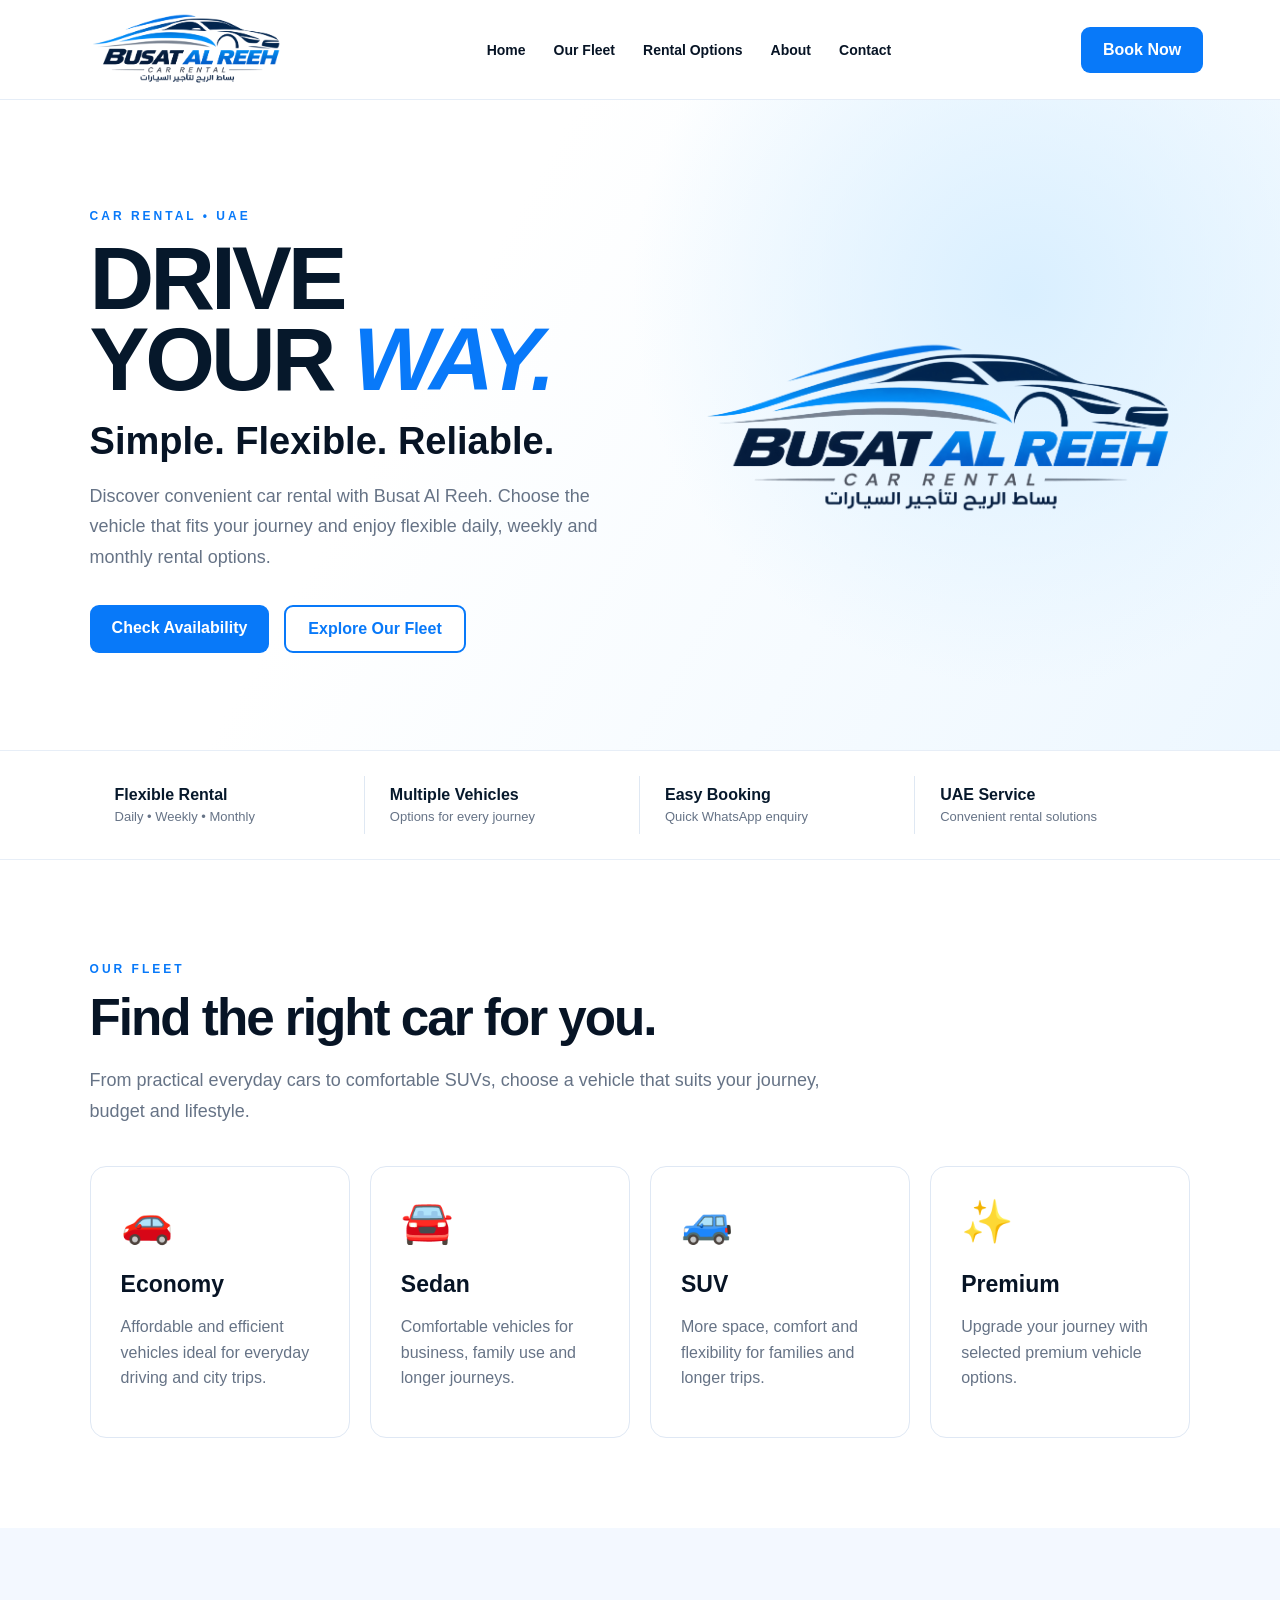
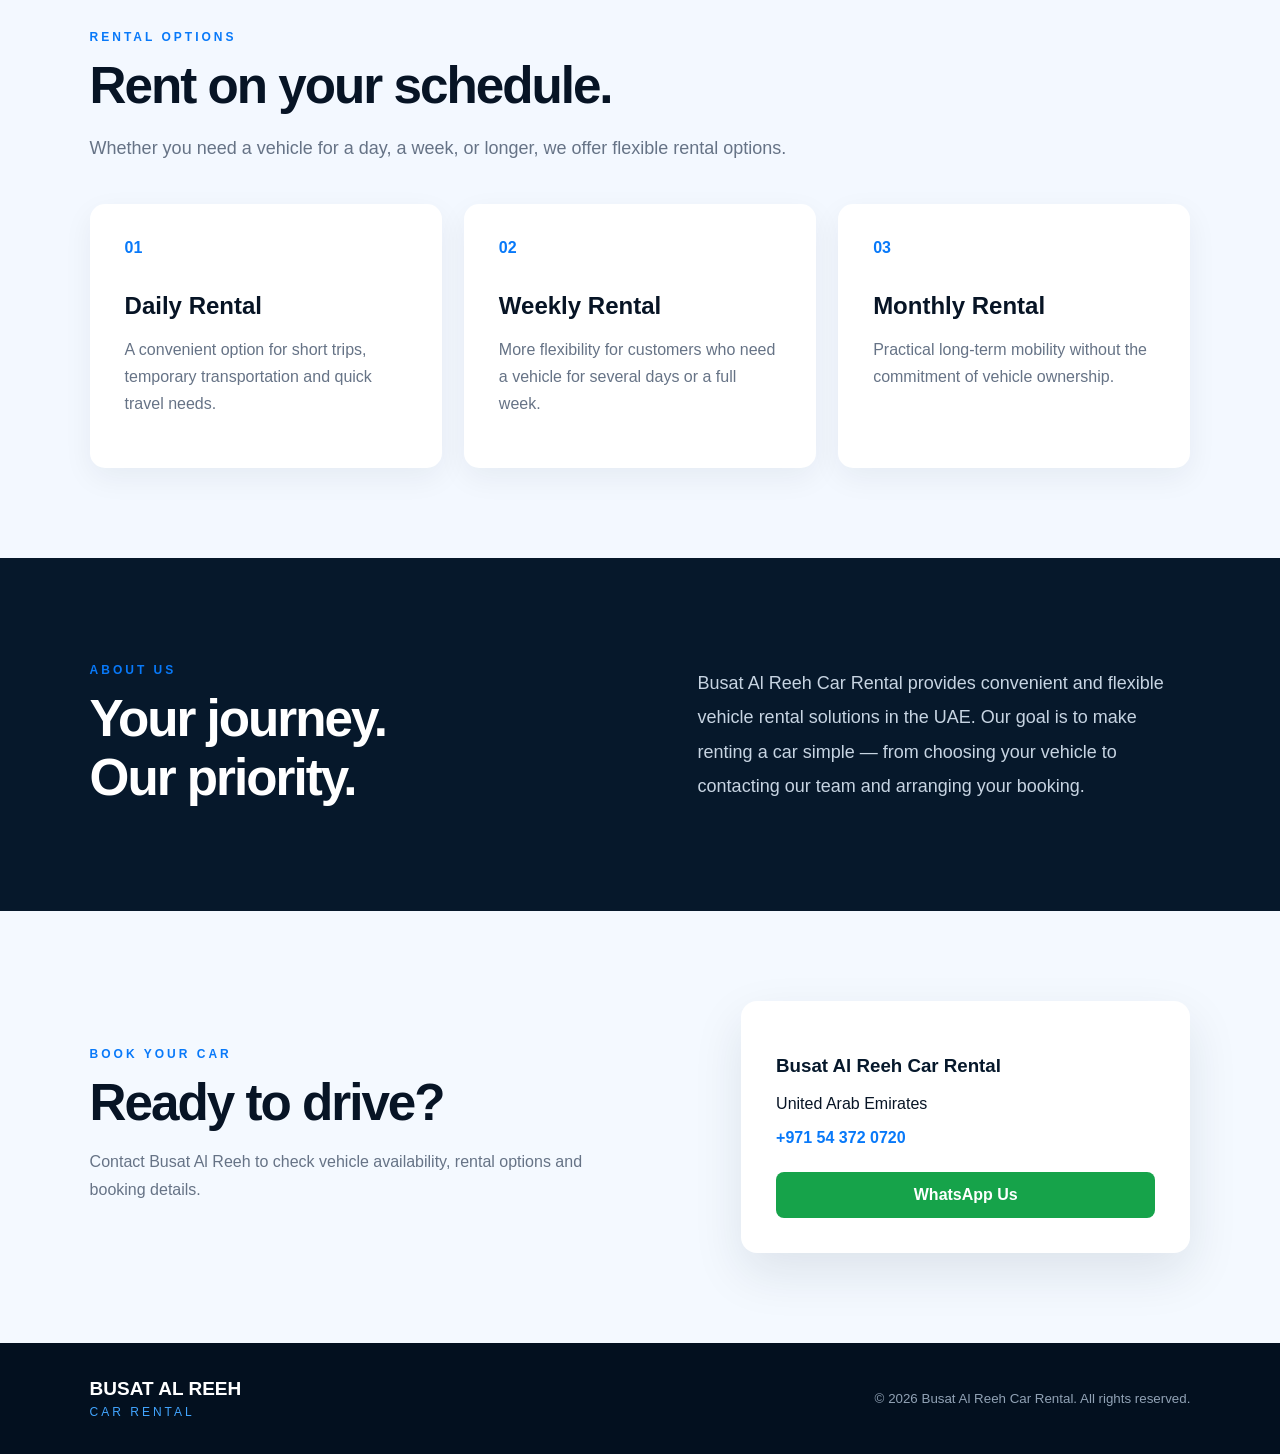
<file: index.html>
<!DOCTYPE html>
<html lang="en">
<head>
  <meta charset="UTF-8">
  <meta name="viewport" content="width=device-width, initial-scale=1.0">

  <title>Busat Al Reeh Car Rental | UAE</title>
  <meta name="description" content="Busat Al Reeh Car Rental offers reliable and flexible car rental services across the UAE. Daily, weekly and monthly rental options available.">

  <link rel="stylesheet" href="style.css">
</head>

<body>

<header>

  <a href="#home" class="brand">
    <img src="C71945BB-64B9-4484-B069-BDBEA4438EFB.png"
         alt="Busat Al Reeh Car Rental">
  </a>

  <nav>
    <a href="#home">Home</a>
    <a href="#fleet">Our Fleet</a>
    <a href="#rental">Rental Options</a>
    <a href="#about">About</a>
    <a href="#contact">Contact</a>
  </nav>

  <a class="nav-btn"
     href="https://wa.me/971543720720?text=Hello%20Busat%20Al%20Reeh%2C%20I%20would%20like%20to%20rent%20a%20car.">
     Book Now
  </a>

</header>


<main>

<section class="hero" id="home">

  <div>

    <p class="eyebrow">CAR RENTAL • UAE</p>

    <h1>
      DRIVE<br>
      YOUR <span>WAY.</span>
    </h1>

    <h2>Simple. Flexible. Reliable.</h2>

    <p class="lead">
      Discover convenient car rental with Busat Al Reeh.
      Choose the vehicle that fits your journey and enjoy
      flexible daily, weekly and monthly rental options.
    </p>

    <div class="hero-buttons">

      <a class="primary-btn"
         href="https://wa.me/971543720720?text=Hello%20Busat%20Al%20Reeh%2C%20I%20would%20like%20to%20check%20available%20cars.">
         Check Availability
      </a>

      <a class="secondary-btn" href="#fleet">
        Explore Our Fleet
      </a>

    </div>

  </div>

  <div class="hero-logo">

    <img src="C71945BB-64B9-4484-B069-BDBEA4438EFB.png"
         alt="Busat Al Reeh Car Rental">

  </div>

</section>


<section class="features">

  <div>
    <strong>Flexible Rental</strong>
    <span>Daily • Weekly • Monthly</span>
  </div>

  <div>
    <strong>Multiple Vehicles</strong>
    <span>Options for every journey</span>
  </div>

  <div>
    <strong>Easy Booking</strong>
    <span>Quick WhatsApp enquiry</span>
  </div>

  <div>
    <strong>UAE Service</strong>
    <span>Convenient rental solutions</span>
  </div>

</section>


<section class="fleet" id="fleet">

  <p class="eyebrow">OUR FLEET</p>

  <h2>Find the right car for you.</h2>

  <p class="section-text">
    From practical everyday cars to comfortable SUVs,
    choose a vehicle that suits your journey, budget and lifestyle.
  </p>

  <div class="fleet-grid">

    <article>
      <div class="car-icon">🚗</div>
      <h3>Economy</h3>
      <p>
        Affordable and efficient vehicles ideal for
        everyday driving and city trips.
      </p>
    </article>

    <article>
      <div class="car-icon">🚘</div>
      <h3>Sedan</h3>
      <p>
        Comfortable vehicles for business,
        family use and longer journeys.
      </p>
    </article>

    <article>
      <div class="car-icon">🚙</div>
      <h3>SUV</h3>
      <p>
        More space, comfort and flexibility
        for families and longer trips.
      </p>
    </article>

    <article>
      <div class="car-icon">✨</div>
      <h3>Premium</h3>
      <p>
        Upgrade your journey with selected
        premium vehicle options.
      </p>
    </article>

  </div>

</section>


<section class="rental" id="rental">

  <p class="eyebrow">RENTAL OPTIONS</p>

  <h2>Rent on your schedule.</h2>

  <p class="section-text">
    Whether you need a vehicle for a day, a week,
    or longer, we offer flexible rental options.
  </p>

  <div class="rental-grid">

    <article>
      <span>01</span>
      <h3>Daily Rental</h3>
      <p>
        A convenient option for short trips,
        temporary transportation and quick travel needs.
      </p>
    </article>

    <article>
      <span>02</span>
      <h3>Weekly Rental</h3>
      <p>
        More flexibility for customers who need
        a vehicle for several days or a full week.
      </p>
    </article>

    <article>
      <span>03</span>
      <h3>Monthly Rental</h3>
      <p>
        Practical long-term mobility without
        the commitment of vehicle ownership.
      </p>
    </article>

  </div>

</section>


<section class="about" id="about">

  <div>

    <p class="eyebrow">ABOUT US</p>

    <h2>
      Your journey.<br>
      Our priority.
    </h2>

  </div>

  <div>

    <p>
      Busat Al Reeh Car Rental provides convenient and flexible
      vehicle rental solutions in the UAE. Our goal is to make
      renting a car simple — from choosing your vehicle to
      contacting our team and arranging your booking.
    </p>

  </div>

</section>


<section class="contact" id="contact">

  <div>

    <p class="eyebrow">BOOK YOUR CAR</p>

    <h2>Ready to drive?</h2>

    <p>
      Contact Busat Al Reeh to check vehicle availability,
      rental options and booking details.
    </p>

  </div>

  <div class="contact-box">

    <h3>Busat Al Reeh Car Rental</h3>

    <p>United Arab Emirates</p>

    <a href="tel:+971543720720">
      +971 54 372 0720
    </a>

    <a class="whatsapp"
       href="https://wa.me/971543720720?text=Hello%20Busat%20Al%20Reeh%2C%20I%20would%20like%20to%20rent%20a%20car.">
       WhatsApp Us
    </a>

  </div>

</section>

</main>


<footer>

  <div>
    <strong>BUSAT AL REEH</strong>
    <span>CAR RENTAL</span>
  </div>

  <small>
    © 2026 Busat Al Reeh Car Rental. All rights reserved.
  </small>

</footer>

</body>
</html>
</file>
<file: style.css>
:root {
  --navy: #06182b;
  --blue: #0879f9;
  --cyan: #15a9ff;
  --text: #071425;
  --muted: #667386;
  --light: #f3f8ff;
  --white: #ffffff;
}

* {
  box-sizing: border-box;
}

html {
  scroll-behavior: smooth;
}

body {
  margin: 0;
  font-family: Arial, Helvetica, sans-serif;
  color: var(--text);
  background: var(--white);
}

header {
  min-height: 90px;
  display: flex;
  align-items: center;
  justify-content: space-between;
  gap: 30px;
  padding: 10px 6vw;
  position: sticky;
  top: 0;
  z-index: 100;
  background: rgba(255,255,255,.96);
  border-bottom: 1px solid #e5edf7;
}

.brand img {
  width: 220px;
  max-height: 75px;
  object-fit: contain;
}

nav {
  display: flex;
  align-items: center;
  gap: 28px;
}

nav a {
  color: var(--text);
  text-decoration: none;
  font-size: 14px;
  font-weight: 700;
}

nav a:hover {
  color: var(--blue);
}

.nav-btn,
.primary-btn {
  display: inline-block;
  background: var(--blue);
  color: white;
  padding: 14px 22px;
  border-radius: 9px;
  text-decoration: none;
  font-weight: 800;
}

.hero {
  min-height: 650px;
  display: grid;
  grid-template-columns: 1.05fr .95fr;
  align-items: center;
  gap: 50px;
  padding: 70px 7vw;
  background:
    radial-gradient(circle at 80% 30%, #d9efff 0, transparent 35%),
    linear-gradient(120deg, #ffffff 35%, #edf7ff 100%);
}

.eyebrow {
  color: var(--blue);
  font-size: 12px;
  font-weight: 900;
  letter-spacing: 3px;
}

.hero h1 {
  margin: 15px 0;
  font-size: clamp(55px, 7vw, 100px);
  line-height: .9;
  letter-spacing: -4px;
  color: var(--navy);
}

.hero h1 span {
  color: var(--blue);
  font-style: italic;
}

.hero h2 {
  font-size: clamp(24px, 3vw, 38px);
  margin: 20px 0 10px;
}

.lead {
  max-width: 650px;
  font-size: 18px;
  line-height: 1.7;
  color: var(--muted);
}

.hero-buttons {
  display: flex;
  gap: 15px;
  margin-top: 32px;
}

.secondary-btn {
  display: inline-block;
  padding: 13px 22px;
  border: 2px solid var(--blue);
  border-radius: 9px;
  color: var(--blue);
  text-decoration: none;
  font-weight: 800;
  background: white;
}

.hero-logo {
  display: flex;
  align-items: center;
  justify-content: center;
}

.hero-logo img {
  width: min(600px, 100%);
  object-fit: contain;
}

.features {
  display: grid;
  grid-template-columns: repeat(4, 1fr);
  background: white;
  border-top: 1px solid #e7eef7;
  border-bottom: 1px solid #e7eef7;
  padding: 25px 7vw;
}

.features div {
  padding: 10px 25px;
  border-right: 1px solid #dfe8f3;
  display: flex;
  flex-direction: column;
}

.features div:last-child {
  border-right: 0;
}

.features strong {
  color: var(--navy);
  font-size: 16px;
}

.features span {
  color: var(--muted);
  font-size: 13px;
  margin-top: 5px;
}

section:not(.hero):not(.features) {
  padding: 90px 7vw;
}

.fleet {
  background: white;
}

.fleet h2,
.rental h2,
.about h2,
.contact h2 {
  font-size: clamp(36px, 4vw, 58px);
  letter-spacing: -2px;
  margin: 12px 0;
}

.section-text {
  color: var(--muted);
  font-size: 18px;
  line-height: 1.7;
  max-width: 750px;
}

.fleet-grid {
  display: grid;
  grid-template-columns: repeat(4, 1fr);
  gap: 20px;
  margin-top: 40px;
}

.fleet-grid article {
  border: 1px solid #dfe8f4;
  border-radius: 16px;
  padding: 30px;
  min-height: 220px;
  transition: .25s;
  background: white;
}

.fleet-grid article:hover {
  transform: translateY(-6px);
  box-shadow: 0 20px 45px rgba(16,35,58,.10);
}

.car-icon {
  font-size: 42px;
}

.fleet-grid h3 {
  font-size: 23px;
  margin: 25px 0 10px;
}

.fleet-grid p {
  color: var(--muted);
  line-height: 1.6;
}

.rental {
  background: var(--light);
}

.rental-grid {
  display: grid;
  grid-template-columns: repeat(3, 1fr);
  gap: 22px;
  margin-top: 40px;
}

.rental-grid article {
  background: white;
  border-radius: 15px;
  padding: 35px;
  box-shadow: 0 10px 30px rgba(16,35,58,.06);
}

.rental-grid span {
  color: var(--blue);
  font-weight: 900;
}

.rental-grid h3 {
  font-size: 24px;
  margin: 35px 0 12px;
}

.rental-grid p {
  color: var(--muted);
  line-height: 1.7;
}

.about {
  display: grid;
  grid-template-columns: 1fr 1fr;
  gap: 9vw;
  align-items: center;
  background: var(--navy);
  color: white;
}

.about p:last-child {
  color: #c7d4e2;
  line-height: 1.9;
  font-size: 18px;
}

.contact {
  display: grid;
  grid-template-columns: 1.1fr .9fr;
  gap: 8vw;
  align-items: center;
  background: #f4f9ff;
}

.contact > div > p:last-child {
  color: var(--muted);
  line-height: 1.7;
}

.contact-box {
  background: white;
  padding: 35px;
  border-radius: 16px;
  box-shadow: 0 20px 50px rgba(16,35,58,.10);
}

.contact-box h3 {
  color: var(--navy);
}

.contact-box a {
  display: block;
  margin-top: 15px;
  color: var(--blue);
  font-weight: 800;
  text-decoration: none;
}

.contact-box .whatsapp {
  margin-top: 25px;
  background: #16a34a;
  color: white;
  text-align: center;
  padding: 14px;
  border-radius: 8px;
}

footer {
  padding: 35px 7vw;
  background: #03101f;
  color: white;
  display: flex;
  align-items: center;
  justify-content: space-between;
  gap: 30px;
}

footer div {
  display: flex;
  flex-direction: column;
}

footer strong {
  font-size: 19px;
}

footer span {
  color: #42a5ff;
  font-size: 12px;
  letter-spacing: 3px;
  margin-top: 5px;
}

footer small {
  color: #91a2b5;
}

/* MOBILE */

@media (max-width: 900px) {

  header {
    min-height: 75px;
    padding: 8px 5vw;
  }

  .brand img {
    width: 160px;
  }

  nav {
    display: none;
  }

  .nav-btn {
    padding: 11px 15px;
    font-size: 13px;
  }

  .hero {
    grid-template-columns: 1fr;
    min-height: auto;
    padding: 60px 6vw;
  }

  .hero h1 {
    font-size: 60px;
    letter-spacing: -3px;
  }

  .hero-logo {
    margin-top: 20px;
  }

  .hero-logo img {
    max-width: 480px;
  }

  .features {
    grid-template-columns: 1fr 1fr;
  }

  .features div {
    border-right: 0;
    border-bottom: 1px solid #e4ebf4;
  }

  .fleet-grid {
    grid-template-columns: 1fr 1fr;
  }

  .rental-grid {
    grid-template-columns: 1fr;
  }

  .about,
  .contact {
    grid-template-columns: 1fr;
  }
}

@media (max-width: 550px) {

  .brand img {
    width: 135px;
  }

  .hero {
    padding: 45px 6vw;
  }

  .hero h1 {
    font-size: 49px;
  }

  .hero h2 {
    font-size: 24px;
  }

  .lead {
    font-size: 16px;
  }

  .hero-buttons {
    flex-direction: column;
  }

  .primary-btn,
  .secondary-btn {
    text-align: center;
  }

  .features {
    grid-template-columns: 1fr 1fr;
    padding: 20px 4vw;
  }

  .features div {
    padding: 15px 10px;
  }

  .fleet-grid {
    grid-template-columns: 1fr;
  }

  section:not(.hero):not(.features) {
    padding: 65px 6vw;
  }

  footer {
    flex-direction: column;
    align-items: flex-start;
  }
}
</file>
